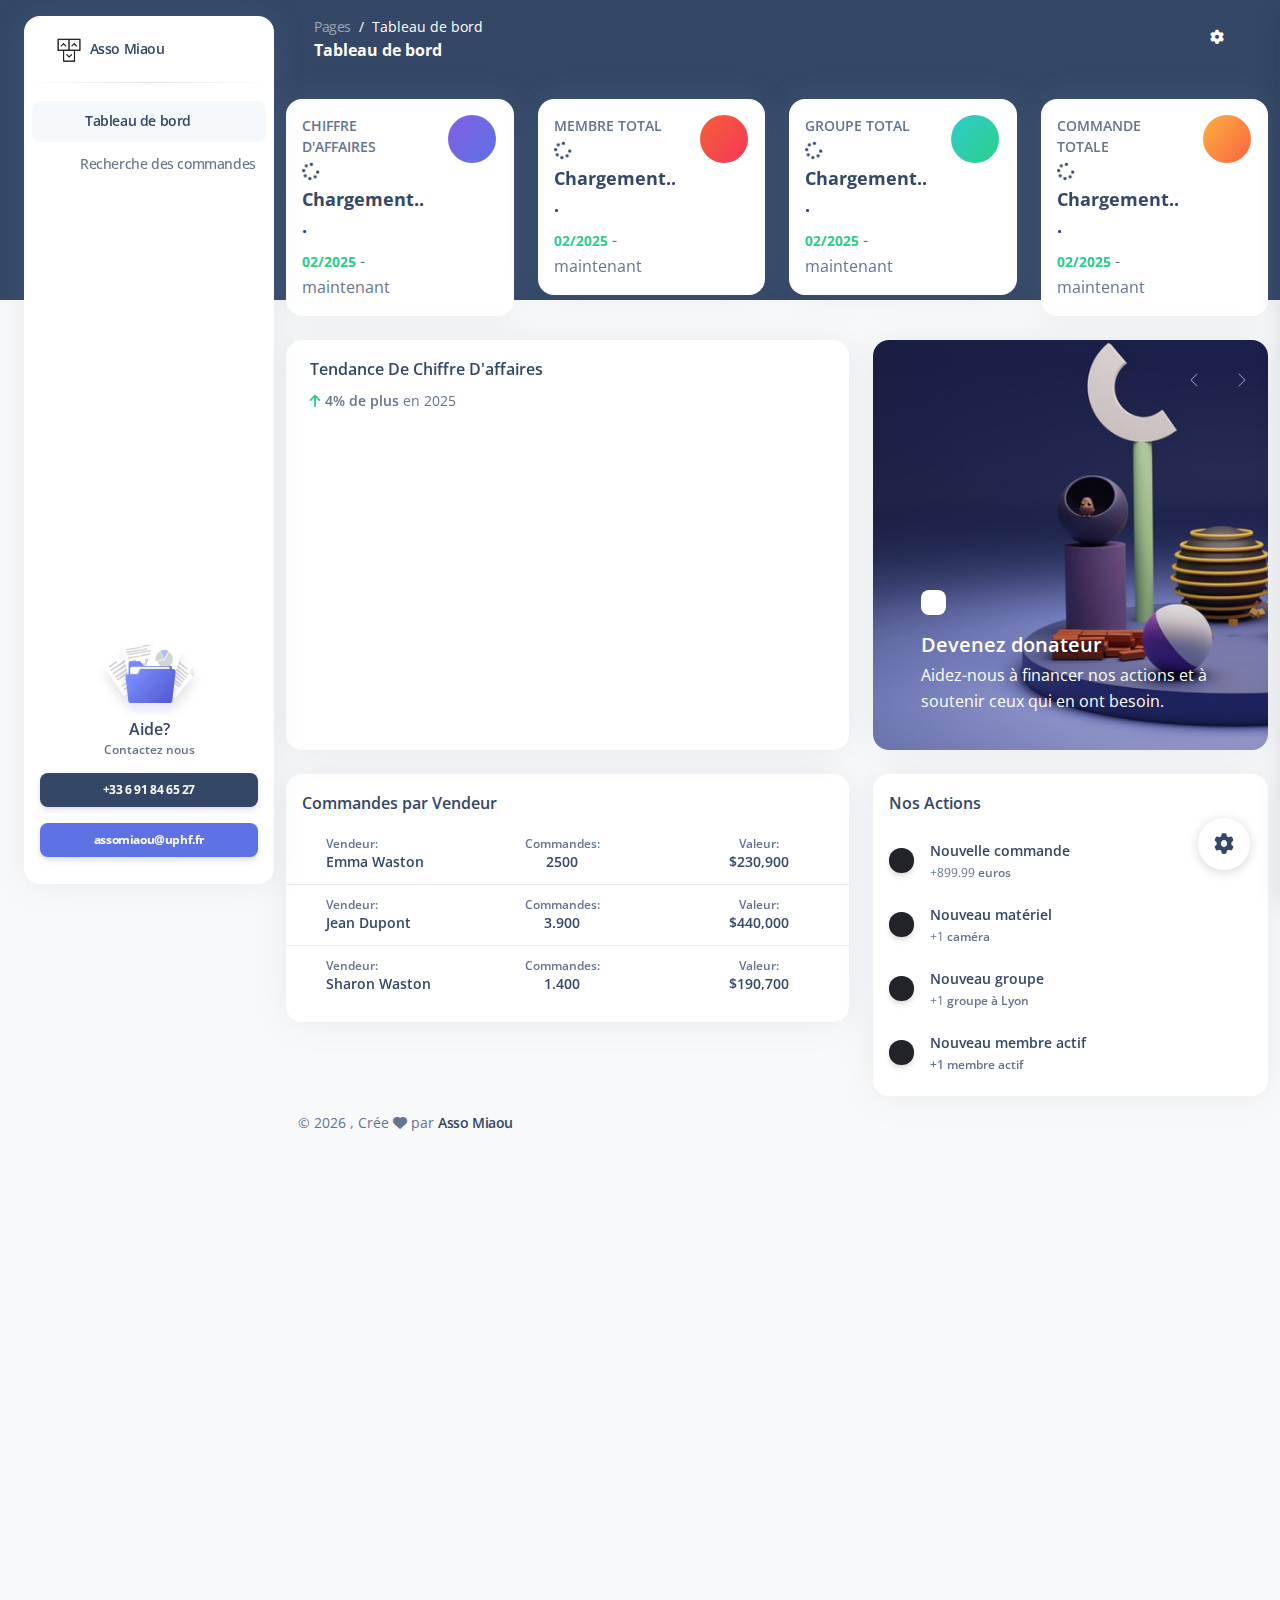
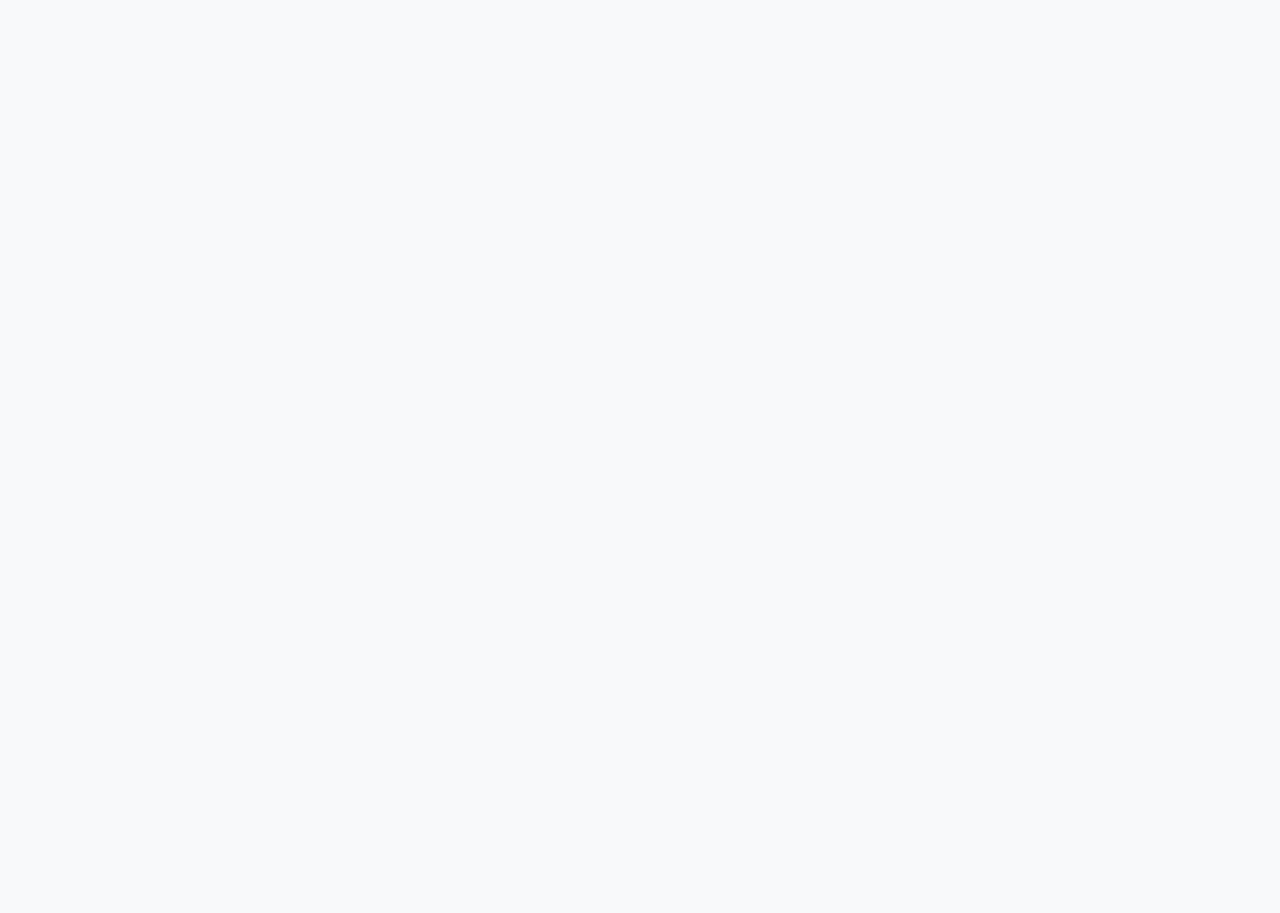
<file: index.html>
<!DOCTYPE html>
<html>
<head>
    <meta http-equiv="refresh" content="0; url=pages/dashboard.html">
    <!-- CSS Files -->
    <link id="pagestyle" href="assets/css/argon-dashboard.css?v=2.1.0" rel="stylesheet" />
</head>

<body>
    <p class="text-center display-4 position-absolute top-50 start-50 translate-middle">Redirection vers la page de dashboard...</p>
</body>
</html>
</file>
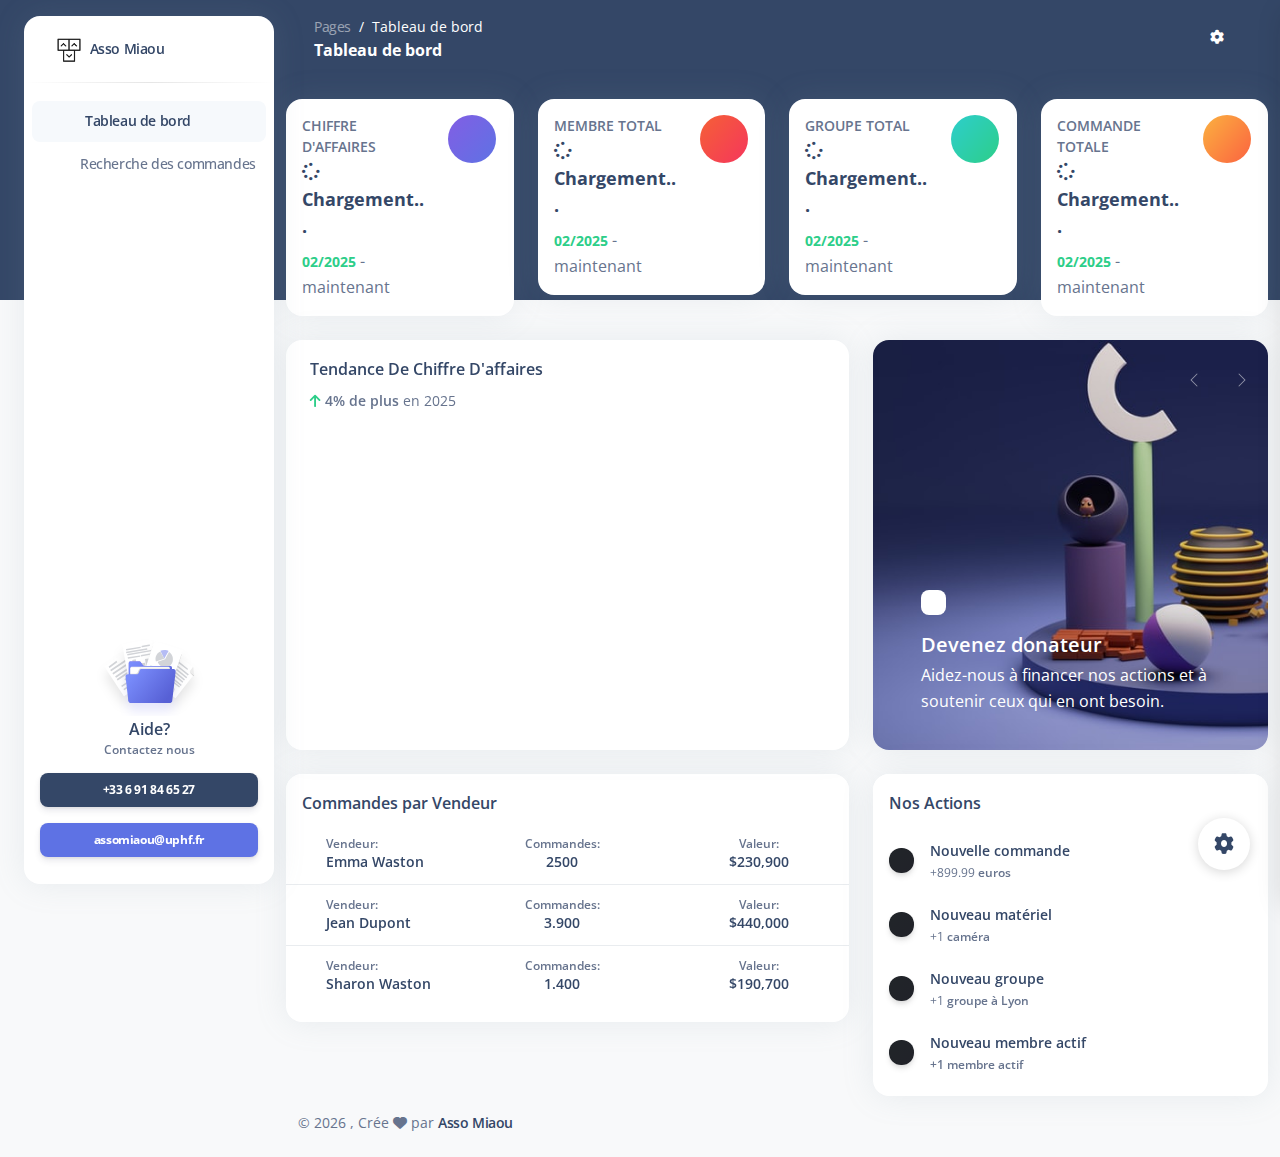
<file: pages/dashboard.html>
<!DOCTYPE html>
<html lang="en">
<head>
  <meta charset="utf-8"/>
  <meta name="viewport" content="width=device-width, initial-scale=1, shrink-to-fit=no">
  <link rel="apple-touch-icon" sizes="76x76" href="../assets/img/apple-icon.png">
  <link rel="icon" type="image/png" href="../assets/img/favicon.png">
  <title>
    Asso Miaou Dashboard
  </title>
  <!--     Fonts and icons     -->
  <link href="https://fonts.googleapis.com/css?family=Open+Sans:300,400,600,700" rel="stylesheet"/>
  <!-- Nucleo Icons -->
  <link href="https://demos.creative-tim.com/argon-dashboard-pro/assets/css/nucleo-icons.css" rel="stylesheet"/>
  <link href="https://demos.creative-tim.com/argon-dashboard-pro/assets/css/nucleo-svg.css" rel="stylesheet"/>
  <!-- Font Awesome Icons -->
  <link href="https://cdnjs.cloudflare.com/ajax/libs/font-awesome/6.0.0/css/all.min.css" rel="stylesheet">
  <!-- CSS Files -->
  <link id="pagestyle" href="../assets/css/argon-dashboard.css?v=2.1.0" rel="stylesheet"/>
</head>
<body class="g-sidenav-show bg-gray-100">
<div class="min-height-300 bg-dark position-absolute w-100"></div>

<aside class="sidenav bg-white navbar navbar-vertical navbar-expand-xs border-0 border-radius-xl my-3 fixed-start ms-4 " id="sidenav-main">
  <div class="sidenav-header">
    <i class="fas fa-times p-3 cursor-pointer text-secondary opacity-5 position-absolute end-0 top-0 d-none d-xl-none"
       aria-hidden="true" id="iconSidenav"></i>
    <a class="navbar-brand m-0" href="#" target="">
      <img src="../assets/img/logo-ct-dark.png" width="26px" height="26px" class="navbar-brand-img h-100"
           alt="main_logo"> <span class="ms-1 font-weight-bold">Asso Miaou</span> </a>
  </div>
  <hr class="horizontal dark mt-0">
  <div class="collapse navbar-collapse  w-auto " id="sidenav-collapse-main">
    <ul class="navbar-nav">
      <li class="nav-item">
        <a class="nav-link active" href="../pages/dashboard.html">
          <div class="icon icon-shape icon-sm border-radius-md text-center me-2 d-flex align-items-center justify-content-center">
            <i class="ni ni-tv-2 text-dark text-sm opacity-10"></i>
          </div>
          <span class="nav-link-text ms-1">Tableau de bord</span> </a>
      </li>
      <li class="nav-item">
        <a class="nav-link " href="../pages/recherche.html">
          <div class="icon icon-shape icon-sm border-radius-md text-center me-2 d-flex align-items-center justify-content-center">
            <i class="ni ni-zoom-split-in text-dark text-sm opacity-10"></i>
          </div>
          <span class="nav-link-text ms-1">Recherche des commandes</span> </a>
      </li>
    </ul>
  </div>
  <div class="sidenav-footer mx-3 ">
    <div class="card card-plain shadow-none" id="sidenavCard">
      <img class="w-50 mx-auto" src="../assets/img/illustrations/icon-documentation.svg" alt="sidebar_illustration">
      <div class="card-body text-center p-3 w-100 pt-0">
        <div class="docs-info">
          <h6 class="mb-0">Aide?</h6>
          <p class="text-xs font-weight-bold mb-0">Contactez nous</p>
        </div>
      </div>
    </div>
    <a href="" target="" class="btn btn-dark btn-sm w-100 mb-3">+33 6 91 84 65 27</a>
    <a class="btn btn-primary btn-sm mb-0 w-100" href="" type="button">assomiaou@uphf.fr</a>
  </div>
</aside>

<main class="main-content position-relative max-height-vh-100 h-100 border-radius-lg ">
  <!-- Navbar -->
  <nav class="navbar navbar-main navbar-expand-lg px-0 mx-4 shadow-none border-radius-xl " id="navbarBlur"
       data-scroll="false">
    <div class="container-fluid py-1 px-3">
      <nav aria-label="breadcrumb">
        <ol class="breadcrumb bg-transparent mb-0 pb-0 pt-1 px-0 me-sm-6 me-5">
          <li class="breadcrumb-item text-sm"><a class="opacity-5 text-white" href="javascript:;">Pages</a></li>
          <li class="breadcrumb-item text-sm text-white active" aria-current="page">Tableau de bord</li>
        </ol>
        <h6 class="font-weight-bolder text-white mb-0">Tableau de bord</h6>
      </nav>
      <div class="collapse navbar-collapse mt-sm-0 mt-2 me-md-0 me-sm-4" id="navbar">
        <div class="ms-md-auto pe-md-3 d-flex align-items-center">
        </div>
        <ul class="navbar-nav justify-content-end">
          <li class="nav-item d-xl-none ps-3 d-flex align-items-center">
            <a href="javascript:;" class="nav-link text-white p-0" id="iconNavbarSidenav">
              <div class="sidenav-toggler-inner">
                <i class="sidenav-toggler-line bg-white"></i> <i class="sidenav-toggler-line bg-white"></i>
                <i class="sidenav-toggler-line bg-white"></i>
              </div>
            </a>
          </li>
          <li class="nav-item px-3 d-flex align-items-center">
            <a href="javascript:;" class="nav-link text-white p-0">
              <i class="fa fa-cog fixed-plugin-button-nav cursor-pointer"></i> </a>
          </li>
        </ul>
      </div>
    </div>
  </nav>
  <!-- End Navbar -->

  <div class="container-fluid py-4">
    <div class="row">
      <div class="col-xl-3 col-sm-6 mb-xl-0 mb-4">
        <div class="card">
          <div class="card-body p-3">
            <div class="row">
              <div class="col-8">
                <div class="numbers">
                  <p class="text-sm mb-0 text-uppercase font-weight-bold">Chiffre d'affaires</p>
                  <h5 class="font-weight-bolder" id="revenue-value">
                    $53,000
                  </h5>
                  <p class="mb-0">
                    <span class="text-success text-sm font-weight-bolder">02/2025</span> - maintenant
                  </p>
                </div>
              </div>
              <div class="col-4 text-end">
                <div class="icon icon-shape bg-gradient-primary shadow-primary text-center rounded-circle">
                  <i class="ni ni-money-coins text-lg opacity-10" aria-hidden="true"></i>
                </div>
              </div>
            </div>
          </div>
        </div>
      </div>
      <div class="col-xl-3 col-sm-6 mb-xl-0 mb-4">
        <div class="card">
          <div class="card-body p-3">
            <div class="row">
              <div class="col-8">
                <div class="numbers">
                  <p class="text-sm mb-0 text-uppercase font-weight-bold">Membre Total</p>
                  <h5 class="font-weight-bolder" id="members-value">
                    2,300
                  </h5>
                  <p class="mb-0">
                    <span class="text-success text-sm font-weight-bolder">02/2025</span> - maintenant
                  </p>
                </div>
              </div>
              <div class="col-4 text-end">
                <div class="icon icon-shape bg-gradient-danger shadow-danger text-center rounded-circle">
                  <i class="ni ni-world text-lg opacity-10" aria-hidden="true"></i>
                </div>
              </div>
            </div>
          </div>
        </div>
      </div>
      <div class="col-xl-3 col-sm-6 mb-xl-0 mb-4">
        <div class="card">
          <div class="card-body p-3">
            <div class="row">
              <div class="col-8">
                <div class="numbers">
                  <p class="text-sm mb-0 text-uppercase font-weight-bold">Groupe Total</p>
                  <h5 class="font-weight-bolder" id="groups-value">
                    3,462
                  </h5>
                  <p class="mb-0">
                    <span class="text-success text-sm font-weight-bolder">02/2025</span> - maintenant
                  </p>
                </div>
              </div>
              <div class="col-4 text-end">
                <div class="icon icon-shape bg-gradient-success shadow-success text-center rounded-circle">
                  <i class="ni ni-paper-diploma text-lg opacity-10" aria-hidden="true"></i>
                </div>
              </div>
            </div>
          </div>
        </div>
      </div>
      <div class="col-xl-3 col-sm-6">
        <div class="card">
          <div class="card-body p-3">
            <div class="row">
              <div class="col-8">
                <div class="numbers">
                  <p class="text-sm mb-0 text-uppercase font-weight-bold">Commande totale</p>
                  <h5 class="font-weight-bolder" id="orders-value">
                    103,430
                  </h5>
                  <p class="mb-0">
                    <span class="text-success text-sm font-weight-bolder">02/2025</span> - maintenant
                  </p>
                </div>
              </div>
              <div class="col-4 text-end">
                <div class="icon icon-shape bg-gradient-warning shadow-warning text-center rounded-circle">
                  <i class="ni ni-cart text-lg opacity-10" aria-hidden="true"></i>
                </div>
              </div>
            </div>
          </div>
        </div>
      </div>
    </div>
    <div class="row mt-4">
      <div class="col-lg-7 mb-lg-0 mb-4">
        <div class="card z-index-2 h-100">
          <div class="card-header pb-0 pt-3 bg-transparent">
            <h6 class="text-capitalize">Tendance de Chiffre d'affaires</h6>
            <p class="text-sm mb-0">
              <i class="fa fa-arrow-up text-success"></i> <span class="font-weight-bold">4% de plus</span> en 2025
            </p>
          </div>
          <div class="card-body p-3">
            <div class="chart">
              <canvas id="chart-line" class="chart-canvas" height="300"></canvas>
            </div>
          </div>
        </div>
      </div>
      <div class="col-lg-5">
        <div class="card card-carousel overflow-hidden h-100 p-0">
          <div id="carouselExampleCaptions" class="carousel slide h-100" data-bs-ride="carousel">
            <div class="carousel-inner border-radius-lg h-100">
              <div class="carousel-item h-100 active"
                   style="background-image: url('../assets/img/carousel-1.jpg'); background-size: cover;">
                <div class="carousel-caption d-none d-md-block bottom-0 text-start start-0 ms-5">
                  <div class="icon icon-shape icon-sm bg-white text-center border-radius-md mb-3">
                    <i class="ni ni-heart text-dark opacity-10"></i>
                  </div>
                  <h5 class="text-white mb-1">Devenez donateur</h5>
                  <p>Aidez-nous à financer nos actions et à soutenir ceux qui en ont besoin.</p>
                </div>
              </div>
              <div class="carousel-item h-100"
                   style="background-image: url('../assets/img/carousel-2.jpg'); background-size: cover;">
                <div class="carousel-caption d-none d-md-block bottom-0 text-start start-0 ms-5">
                  <div class="icon icon-shape icon-sm bg-white text-center border-radius-md mb-3">
                    <i class="ni ni-world-2 text-dark opacity-10"></i>
                  </div>
                  <h5 class="text-white mb-1">Devenez partenaire</h5>
                  <p>Rejoignez-nous pour développer des projets d’impact et faire la différence.</p>
                </div>
              </div>
              <div class="carousel-item h-100"
                   style="background-image: url('../assets/img/carousel-3.jpg'); background-size: cover;">
                <div class="carousel-caption d-none d-md-block bottom-0 text-start start-0 ms-5">
                  <div class="icon icon-shape icon-sm bg-white text-center border-radius-md mb-3">
                    <i class="ni ni-hands text-dark opacity-10"></i>
                  </div>
                  <h5 class="text-white mb-1">Rejoignez notre équipe</h5>
                  <p>Devenez bénévole et participez activement à nos missions solidaires.</p>
                </div>
              </div>
            </div>
            <button class="carousel-control-prev w-5 me-3" type="button" data-bs-target="#carouselExampleCaptions"
                    data-bs-slide="prev">
              <span class="carousel-control-prev-icon" aria-hidden="true"></span> <span class="visually-hidden">Précédent</span>
            </button>
            <button class="carousel-control-next w-5 me-3" type="button" data-bs-target="#carouselExampleCaptions"
                    data-bs-slide="next">
              <span class="carousel-control-next-icon" aria-hidden="true"></span>
              <span class="visually-hidden">Suivant</span>
            </button>
          </div>
        </div>
      </div>
      <div class="row mt-4"></div>
      <div class="col-lg-7 mb-lg-0 mb-4">
        <div class="card ">
          <div class="card-header pb-0 p-3">
            <div class="d-flex justify-content-between">
              <h6 class="mb-2">Commandes par Vendeur</h6>
            </div>
          </div>
          <div class="table-responsive">
            <table class="table align-items-center ">
              <tbody>
              <tr>
                <td class="w-30">
                  <div class="d-flex px-2 py-1 align-items-center">
                    <div class="ms-4">
                      <p class="text-xs font-weight-bold mb-0">Vendeur:</p>
                      <h6 class="text-sm mb-0">Emma Waston</h6>
                    </div>
                  </div>
                </td>
                <td>
                  <div class="text-center">
                    <p class="text-xs font-weight-bold mb-0">Commandes:</p>
                    <h6 class="text-sm mb-0">2500</h6>
                  </div>
                </td>
                <td>
                  <div class="text-center">
                    <p class="text-xs font-weight-bold mb-0">Valeur:</p>
                    <h6 class="text-sm mb-0">$230,900</h6>
                  </div>
                </td>
              </tr>
              <tr>
                <td class="w-30">
                  <div class="d-flex px-2 py-1 align-items-center">

                    <div class="ms-4">
                      <p class="text-xs font-weight-bold mb-0">Vendeur:</p>
                      <h6 class="text-sm mb-0">Jean Dupont</h6>
                    </div>
                  </div>
                </td>
                <td>
                  <div class="text-center">
                    <p class="text-xs font-weight-bold mb-0">Commandes:</p>
                    <h6 class="text-sm mb-0">3.900</h6>
                  </div>
                </td>
                <td>
                  <div class="text-center">
                    <p class="text-xs font-weight-bold mb-0">Valeur:</p>
                    <h6 class="text-sm mb-0">$440,000</h6>
                  </div>
                </td>

              </tr>
              <tr>
                <td class="w-30">
                  <div class="d-flex px-2 py-1 align-items-center">

                    <div class="ms-4">
                      <p class="text-xs font-weight-bold mb-0">Vendeur:</p>
                      <h6 class="text-sm mb-0">Sharon Waston</h6>
                    </div>
                  </div>
                </td>
                <td>
                  <div class="text-center">
                    <p class="text-xs font-weight-bold mb-0">Commandes:</p>
                    <h6 class="text-sm mb-0">1.400</h6>
                  </div>
                </td>
                <td>
                  <div class="text-center">
                    <p class="text-xs font-weight-bold mb-0">Valeur:</p>
                    <h6 class="text-sm mb-0">$190,700</h6>
                  </div>
                </td>
              </tr>
              </tbody>
            </table>
          </div>
        </div>
      </div>
      <div class="col-lg-5">
        <div class="card">
          <div class="card-header pb-0 p-3">
            <h6 class="mb-0">Nos Actions</h6>
          </div>
          <div class="card-body p-3">
            <ul class="list-group">
              <li class="list-group-item border-0 d-flex justify-content-between ps-0 mb-2 border-radius-lg">
                <div class="d-flex align-items-center">
                  <div class="icon icon-shape icon-sm me-3 bg-gradient-dark shadow text-center">
                    <i class="ni ni-money-coins text-white opacity-10"></i>
                  </div>
                  <div class="d-flex flex-column">
                    <h6 class="mb-1 text-dark text-sm">Nouvelle commande</h6>
                    <span class="text-xs">+899.99 <span class="font-weight-bold">euros</span></span>
                  </div>
                </div>
                <div class="d-flex">
                  <button class="btn btn-link btn-icon-only btn-rounded btn-sm text-dark icon-move-right my-auto">
                    <i class="ni ni-bold-right" aria-hidden="true"></i>
                  </button>
                </div>
              </li>
              <li class="list-group-item border-0 d-flex justify-content-between ps-0 mb-2 border-radius-lg">
                <div class="d-flex align-items-center">
                  <div class="icon icon-shape icon-sm me-3 bg-gradient-dark shadow text-center">
                    <i class="ni ni-world text-white opacity-10"></i>
                  </div>
                  <div class="d-flex flex-column">
                    <h6 class="mb-1 text-dark text-sm">Nouveau matériel</h6>
                    <span class="text-xs">+1 <span class="font-weight-bold">caméra</span></span>
                  </div>
                </div>
                <div class="d-flex">
                  <button class="btn btn-link btn-icon-only btn-rounded btn-sm text-dark icon-move-right my-auto">
                    <i class="ni ni-bold-right" aria-hidden="true"></i>
                  </button>
                </div>
              </li>
              <li class="list-group-item border-0 d-flex justify-content-between ps-0 mb-2 border-radius-lg">
                <div class="d-flex align-items-center">
                  <div class="icon icon-shape icon-sm me-3 bg-gradient-dark shadow text-center">
                    <i class="ni ni-hat-3 text-white opacity-10"></i>
                  </div>
                  <div class="d-flex flex-column">
                    <h6 class="mb-1 text-dark text-sm">Nouveau groupe</h6>
                    <span class="text-xs">+1<span class="font-weight-bold"> groupe à Lyon</span></span>
                  </div>
                </div>
                <div class="d-flex">
                  <button class="btn btn-link btn-icon-only btn-rounded btn-sm text-dark icon-move-right my-auto">
                    <i class="ni ni-bold-right" aria-hidden="true"></i>
                  </button>
                </div>
              </li>
              <li class="list-group-item border-0 d-flex justify-content-between ps-0 border-radius-lg">
                <div class="d-flex align-items-center">
                  <div class="icon icon-shape icon-sm me-3 bg-gradient-dark shadow text-center">
                    <i class="ni ni-user-run text-white opacity-10"></i>
                  </div>
                  <div class="d-flex flex-column">
                    <h6 class="mb-1 text-dark text-sm">Nouveau membre actif</h6>
                    <span class="text-xs font-weight-bold">+1 membre actif</span>
                  </div>
                </div>
                <div class="d-flex">
                  <button class="btn btn-link btn-icon-only btn-rounded btn-sm text-dark icon-move-right my-auto">
                    <i class="ni ni-bold-right" aria-hidden="true"></i>
                  </button>
                </div>
              </li>
            </ul>
          </div>
        </div>
      </div>
      <footer class="footer pt-3">
        <div class="container-fluid">
          <div class="row align-items-center justify-content-lg-between">
            <div class="col-lg-6 mb-lg-0 mb-4">
              <div class="copyright text-center text-sm text-muted text-lg-start">
                ©
                <script>
                    document.write(new Date().getFullYear())
                </script>
                , Crée <i class="fa fa-heart"></i> par
                <a href="" class="font-weight-bold" target="">Asso Miaou</a>
              </div>
            </div>

          </div>
        </div>
      </footer>
    </div>
  </div>
</main>

<div class="fixed-plugin">
  <a class="fixed-plugin-button text-dark position-fixed px-3 py-2"> <i class="fa fa-cog py-2"></i> </a>
  <div class="card shadow-lg">
    <div class="card-header pb-0 pt-3 ">
      <div class="float-start">
        <h5 class="mt-3 mb-0">Configuration</h5>
        <p>Parametrez votre tableau de bord.</p>
      </div>
      <div class="float-end mt-4">
        <button class="btn btn-link text-dark p-0 fixed-plugin-close-button">
          <i class="fa fa-close"></i>
        </button>
      </div>
      <!-- End Toggle Button -->
    </div>
    <hr class="horizontal dark my-1">
    <div class="card-body pt-sm-3 pt-0 overflow-auto">
      <!-- Sidebar Backgrounds -->
      <div>
        <h6 class="mb-0">Couleur de votre Sidebar</h6>
      </div>
      <a href="javascript:void(0)" class="switch-trigger background-color">
        <div class="badge-colors my-2 text-start">
          <span class="badge filter bg-gradient-primary active" data-color="primary"
                onclick="sidebarColor(this)"></span>
          <span class="badge filter bg-gradient-dark" data-color="dark" onclick="sidebarColor(this)"></span>
          <span class="badge filter bg-gradient-info" data-color="info" onclick="sidebarColor(this)"></span>
          <span class="badge filter bg-gradient-success" data-color="success" onclick="sidebarColor(this)"></span>
          <span class="badge filter bg-gradient-warning" data-color="warning" onclick="sidebarColor(this)"></span>
          <span class="badge filter bg-gradient-danger" data-color="danger" onclick="sidebarColor(this)"></span>
        </div>
      </a>
      <!-- Sidenav Type -->
      <div class="mt-3">
        <h6 class="mb-0">Mode de l'écran</h6>
        <p class="text-sm">Choisir votre mode.</p>
      </div>
      <div class="d-flex">
        <button class="btn bg-gradient-primary w-100 px-3 mb-2 active me-2" data-class="bg-white"
                onclick="sidebarType(this)">Clair
        </button>
        <button class="btn bg-gradient-primary w-100 px-3 mb-2" data-class="bg-default" onclick="sidebarType(this)">
          Sombre
        </button>
      </div>
      <p class="text-sm d-xl-none d-block mt-2">Vous pouvez changer le mode ici.</p>
      <!-- Navbar Fixed -->
      <hr class="horizontal dark my-sm-4">
      <div class="mt-2 mb-5 d-flex">
        <h6 class="mb-0">Clair / Sombre</h6>
        <div class="form-check form-switch ps-0 ms-auto my-auto">
          <input class="form-check-input mt-1 ms-auto" type="checkbox" id="dark-version" onclick="darkMode(this)">
        </div>
      </div>
    </div>
  </div>
</div>

<!--   Core JS Files   -->
<script src="../assets/js/core/popper.min.js"></script>
<script src="../assets/js/core/bootstrap.min.js"></script>
<script src="../assets/js/plugins/perfect-scrollbar.min.js"></script>
<script src="../assets/js/plugins/smooth-scrollbar.min.js"></script>
<script>
    var win = navigator.platform.indexOf('Win') > -1;
    if (win && document.querySelector('#sidenav-scrollbar')) {
        var options = {
            damping: '0.5'
        }
        Scrollbar.init(document.querySelector('#sidenav-scrollbar'), options);
    }
</script>
<script src="../assets/js/plugins/chartjs.min.js"></script>
<!-- Github buttons -->
<script async defer src="https://buttons.github.io/buttons.js"></script>
<!-- Control Center for Soft Dashboard: parallax effects, scripts for the example pages etc -->
<script src="../assets/js/argon-dashboard.min.js?v=2.1.0"></script>
<script src="../assets/js/dashboard-data.js"></script>
</body>
</html>
</file>
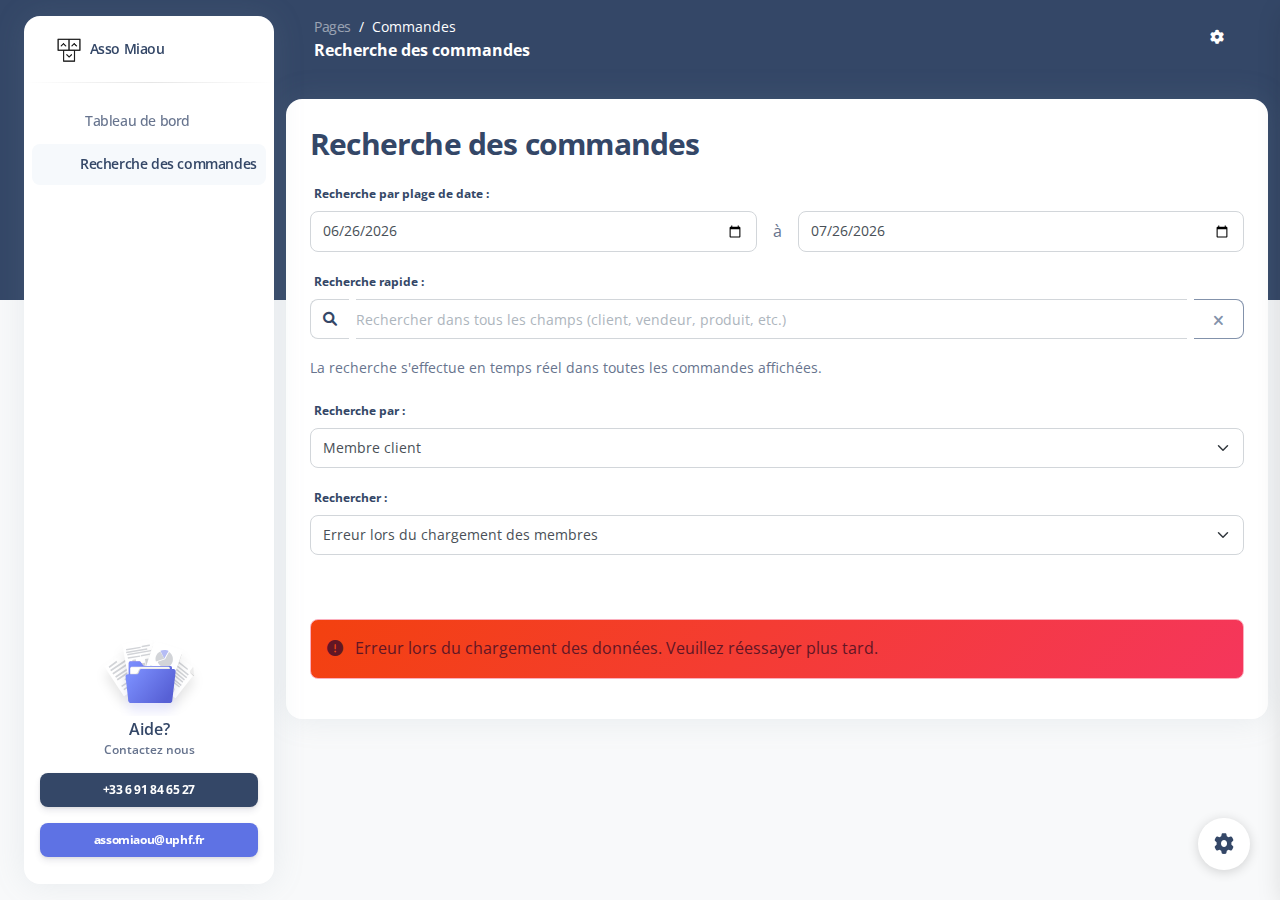
<file: pages/recherche.html>
<!DOCTYPE html>
<html lang="en">
<head>
  <meta charset="utf-8"/>
  <meta name="viewport" content="width=device-width, initial-scale=1, shrink-to-fit=no">
  <link rel="apple-touch-icon" sizes="76x76" href="../assets/img/apple-icon.png">
  <link rel="icon" type="image/png" href="../assets/img/favicon.png">
  <title>
    Asso Miaou
  </title>
  <!--     Fonts and icons     -->
  <link href="https://fonts.googleapis.com/css?family=Open+Sans:300,400,600,700" rel="stylesheet"/>
  <!-- Nucleo Icons -->
  <link href="https://demos.creative-tim.com/argon-dashboard-pro/assets/css/nucleo-icons.css" rel="stylesheet"/>
  <link href="https://demos.creative-tim.com/argon-dashboard-pro/assets/css/nucleo-svg.css" rel="stylesheet"/>
  <!-- Font Awesome Icons -->
  <link href="https://cdnjs.cloudflare.com/ajax/libs/font-awesome/6.0.0/css/all.min.css" rel="stylesheet">
  <!-- CSS Files -->
  <link id="pagestyle" href="../assets/css/argon-dashboard.css?v=2.1.0" rel="stylesheet"/>
</head>
<body class="g-sidenav-show bg-gray-100">
<div class="min-height-300 bg-dark position-absolute w-100"></div>

<aside class="sidenav bg-white navbar navbar-vertical navbar-expand-xs border-0 border-radius-xl my-3 fixed-start ms-4 " id="sidenav-main">
  <div class="sidenav-header">
    <i class="fas fa-times p-3 cursor-pointer text-secondary opacity-5 position-absolute end-0 top-0 d-none d-xl-none"
       aria-hidden="true" id="iconSidenav"></i> <a class="navbar-brand m-0" href="#" target="">
    <img src="../assets/img/logo-ct-dark.png" width="26px" height="26px" class="navbar-brand-img h-100"
         alt="main_logo"> <span class="ms-1 font-weight-bold">Asso Miaou</span> </a>
  </div>
  <hr class="horizontal dark mt-0">
  <div class="collapse navbar-collapse w-auto " id="sidenav-collapse-main">
    <ul class="navbar-nav">
      <li class="nav-item">
        <a class="nav-link " href="../pages/dashboard.html">
          <div class="icon icon-shape icon-sm border-radius-md text-center me-2 d-flex align-items-center justify-content-center">
            <i class="ni ni-tv-2 text-dark text-sm opacity-10"></i>
          </div>
          <span class="nav-link-text ms-1">Tableau de bord</span> </a>
      </li>
      <li class="nav-item">
        <a class="nav-link active" href="../pages/recherche.html">
          <div class="icon icon-shape icon-sm border-radius-md text-center me-2 d-flex align-items-center justify-content-center">
            <i class="ni ni-zoom-split-in text-dark text-sm opacity-10"></i>
          </div>
          <span class="nav-link-text ms-1">Recherche des commandes</span> </a>
      </li>
    </ul>
  </div>
  <div class="sidenav-footer mx-3 ">
    <div class="card card-plain shadow-none" id="sidenavCard">
      <img class="w-50 mx-auto" src="../assets/img/illustrations/icon-documentation.svg" alt="sidebar_illustration">
      <div class="card-body text-center p-3 w-100 pt-0">
        <div class="docs-info">
          <h6 class="mb-0">Aide?</h6>
          <p class="text-xs font-weight-bold mb-0">Contactez nous</p>
        </div>
      </div>
    </div>
    <a href="" target="" class="btn btn-dark btn-sm w-100 mb-3">+33 6 91 84 65 27</a>
    <a class="btn btn-primary btn-sm mb-0 w-100" href="" type="button">assomiaou@uphf.fr</a>
  </div>
</aside>

<main class="main-content position-relative max-height-vh-100 h-100 border-radius-lg ">
  <!-- Navbar -->
  <nav class="navbar navbar-main navbar-expand-lg px-0 mx-4 shadow-none border-radius-xl " id="navbarBlur" data-scroll="false">
    <div class="container-fluid py-1 px-3">
      <nav aria-label="breadcrumb">
        <ol class="breadcrumb bg-transparent mb-0 pb-0 pt-1 px-0 me-sm-6 me-5">
          <li class="breadcrumb-item text-sm"><a class="opacity-5 text-white" href="javascript:;">Pages</a></li>
          <li class="breadcrumb-item text-sm text-white active" aria-current="page">Commandes</li>
        </ol>
        <h6 class="font-weight-bolder text-white mb-0">Recherche des commandes</h6>
      </nav>
      <div class="collapse navbar-collapse mt-sm-0 mt-2 me-md-0 me-sm-4" id="navbar">
        <div class="ms-md-auto pe-md-3 d-flex align-items-center">
        </div>
        <ul class="navbar-nav  justify-content-end">
          <li class="nav-item d-xl-none ps-3 d-flex align-items-center">
            <a href="javascript:;" class="nav-link text-white p-0" id="iconNavbarSidenav">
              <div class="sidenav-toggler-inner">
                <i class="sidenav-toggler-line bg-white"></i> <i class="sidenav-toggler-line bg-white"></i>
                <i class="sidenav-toggler-line bg-white"></i>
              </div>
            </a>
          </li>
          <li class="nav-item px-3 d-flex align-items-center">
            <a href="javascript:;" class="nav-link text-white p-0">
              <i class="fa fa-cog fixed-plugin-button-nav cursor-pointer"></i> </a>
          </li>
        </ul>
      </div>
    </div>
  </nav>
  <!-- End Navbar -->
  <div class="container-fluid py-4">
    <div class="">
      <div class="card p-4">
        <h3 class="mb-3">Recherche des commandes</h3>

        <!-- Recherche par plage de date -->
        <div class="mb-3">
          <label class="form-label">Recherche par plage de date :</label>
          <div class="d-flex align-items-center">
            <input type="date" id="start-date" class="form-control me-2"> <span class="mx-2">à</span>
            <input type="date" id="end-date" class="form-control ms-2">
          </div>
        </div>

        <!-- Recherche rapide -->
        <div class="mb-3">
          <label class="form-label">Recherche rapide :</label>
          <div class="d-flex gap-2 input-group">
            <span class="input-group-text" style="height: 40px;"><i class="fas fa-search"></i></span>
            <input type="text" id="quick-search" class="form-control" placeholder="Rechercher dans tous les champs (client, vendeur, produit, etc.)" style="height: 40px;">
            <button class="btn btn-outline-secondary" type="button" id="clear-search" style="height: 40px;">
              <i class="fas fa-times"></i>
            </button>
          </div>
          <small class="form-text text-muted"> La recherche s'effectue en temps réel dans toutes les commandes
            affichées. </small>
        </div>

        <!-- Recherche par catégorie -->
        <div class="mb-3">
          <label for="search-category" class="form-label">Recherche par :</label>
          <div class="input-group">
            <select id="search-category" class="form-select">
              <option value="client">Membre client</option>
              <option value="actif">Membre actif</option>
              <option value="materiel">Matériel</option>
            </select>
          </div>
        </div>

        <!-- Champ de saisie dynamique -->
        <div class="mb-3">
          <label for="search-input" class="form-label">Rechercher :</label>
          <div class="d-flex gap-2" id="search-input-container">
            <input type="text" id="search-input" class="form-control" placeholder="Entrez votre recherche" style="height: 40px;">
            <button class="btn btn-primary" id="search-button" style="height: 40px;">Rechercher</button>
          </div>
        </div>

        <div id="results-container" class="mt-4">
          <!-- Results will be shown here -->
          <div class="text-center py-5">
            <div class="spinner-border text-primary" role="status">
              <span class="visually-hidden">Chargement...</span>
            </div>
            <p class="mt-2 text-muted">Chargement des données...</p>
          </div>
        </div>
      </div>
    </div>
  </div>
</main>

<div class="fixed-plugin">
  <a class="fixed-plugin-button text-dark position-fixed px-3 py-2"> <i class="fa fa-cog py-2"></i> </a>
  <div class="card shadow-lg">
    <div class="card-header pb-0 pt-3 ">
      <div class="float-start">
        <h5 class="mt-3 mb-0">Configuration</h5>
        <p>Parametrez votre tableau de bord.</p>
      </div>
      <div class="float-end mt-4">
        <button class="btn btn-link text-dark p-0 fixed-plugin-close-button">
          <i class="fa fa-close"></i>
        </button>
      </div>
      <!-- End Toggle Button -->
    </div>
    <hr class="horizontal dark my-1">
    <div class="card-body pt-sm-3 pt-0 overflow-auto">
      <!-- Sidebar Backgrounds -->
      <div>
        <h6 class="mb-0">Couleur de votre Sidebar</h6>
      </div>
      <a href="javascript:void(0)" class="switch-trigger background-color">
        <div class="badge-colors my-2 text-start">
          <span class="badge filter bg-gradient-primary active" data-color="primary"
                onclick="sidebarColor(this)"></span>
          <span class="badge filter bg-gradient-dark" data-color="dark" onclick="sidebarColor(this)"></span>
          <span class="badge filter bg-gradient-info" data-color="info" onclick="sidebarColor(this)"></span>
          <span class="badge filter bg-gradient-success" data-color="success" onclick="sidebarColor(this)"></span>
          <span class="badge filter bg-gradient-warning" data-color="warning" onclick="sidebarColor(this)"></span>
          <span class="badge filter bg-gradient-danger" data-color="danger" onclick="sidebarColor(this)"></span>
        </div>
      </a>
      <!-- Sidenav Type -->
      <div class="mt-3">
        <h6 class="mb-0">Mode de l'écran</h6>
        <p class="text-sm">Choisir votre mode.</p>
      </div>
      <div class="d-flex">
        <button class="btn bg-gradient-primary w-100 px-3 mb-2 active me-2" data-class="bg-white"
                onclick="sidebarType(this)">Clair
        </button>
        <button class="btn bg-gradient-primary w-100 px-3 mb-2" data-class="bg-default" onclick="sidebarType(this)">
          Sombre
        </button>
      </div>
      <p class="text-sm d-xl-none d-block mt-2">Vous pouvez changer le mode ici.</p>
      <!-- Navbar Fixed -->
      <hr class="horizontal dark my-sm-4">
      <div class="mt-2 mb-5 d-flex">
        <h6 class="mb-0">Clair / Sombre</h6>
        <div class="form-check form-switch ps-0 ms-auto my-auto">
          <input class="form-check-input mt-1 ms-auto" type="checkbox" id="dark-version" onclick="darkMode(this)">
        </div>
      </div>
    </div>
  </div>
</div>

<!--   Core JS Files   -->
<script src="../assets/js/core/popper.min.js"></script>
<script src="../assets/js/core/bootstrap.min.js"></script>
<script src="../assets/js/plugins/perfect-scrollbar.min.js"></script>
<script src="../assets/js/plugins/smooth-scrollbar.min.js"></script>
<script>
    var win = navigator.platform.indexOf('Win') > -1;
    if (win && document.querySelector('#sidenav-scrollbar')) {
        var options = {
            damping: '0.5'
        }
        Scrollbar.init(document.querySelector('#sidenav-scrollbar'), options);
    }
</script>
<!-- Github buttons -->
<script async defer src="https://buttons.github.io/buttons.js"></script>
<!-- Control Center for Soft Dashboard: parallax effects, scripts for the example pages etc -->
<script src="../assets/js/argon-dashboard.min.js?v=2.1.0"></script>
<script src="../assets/js/recherche.js"></script>
</body>
</html>
</file>
